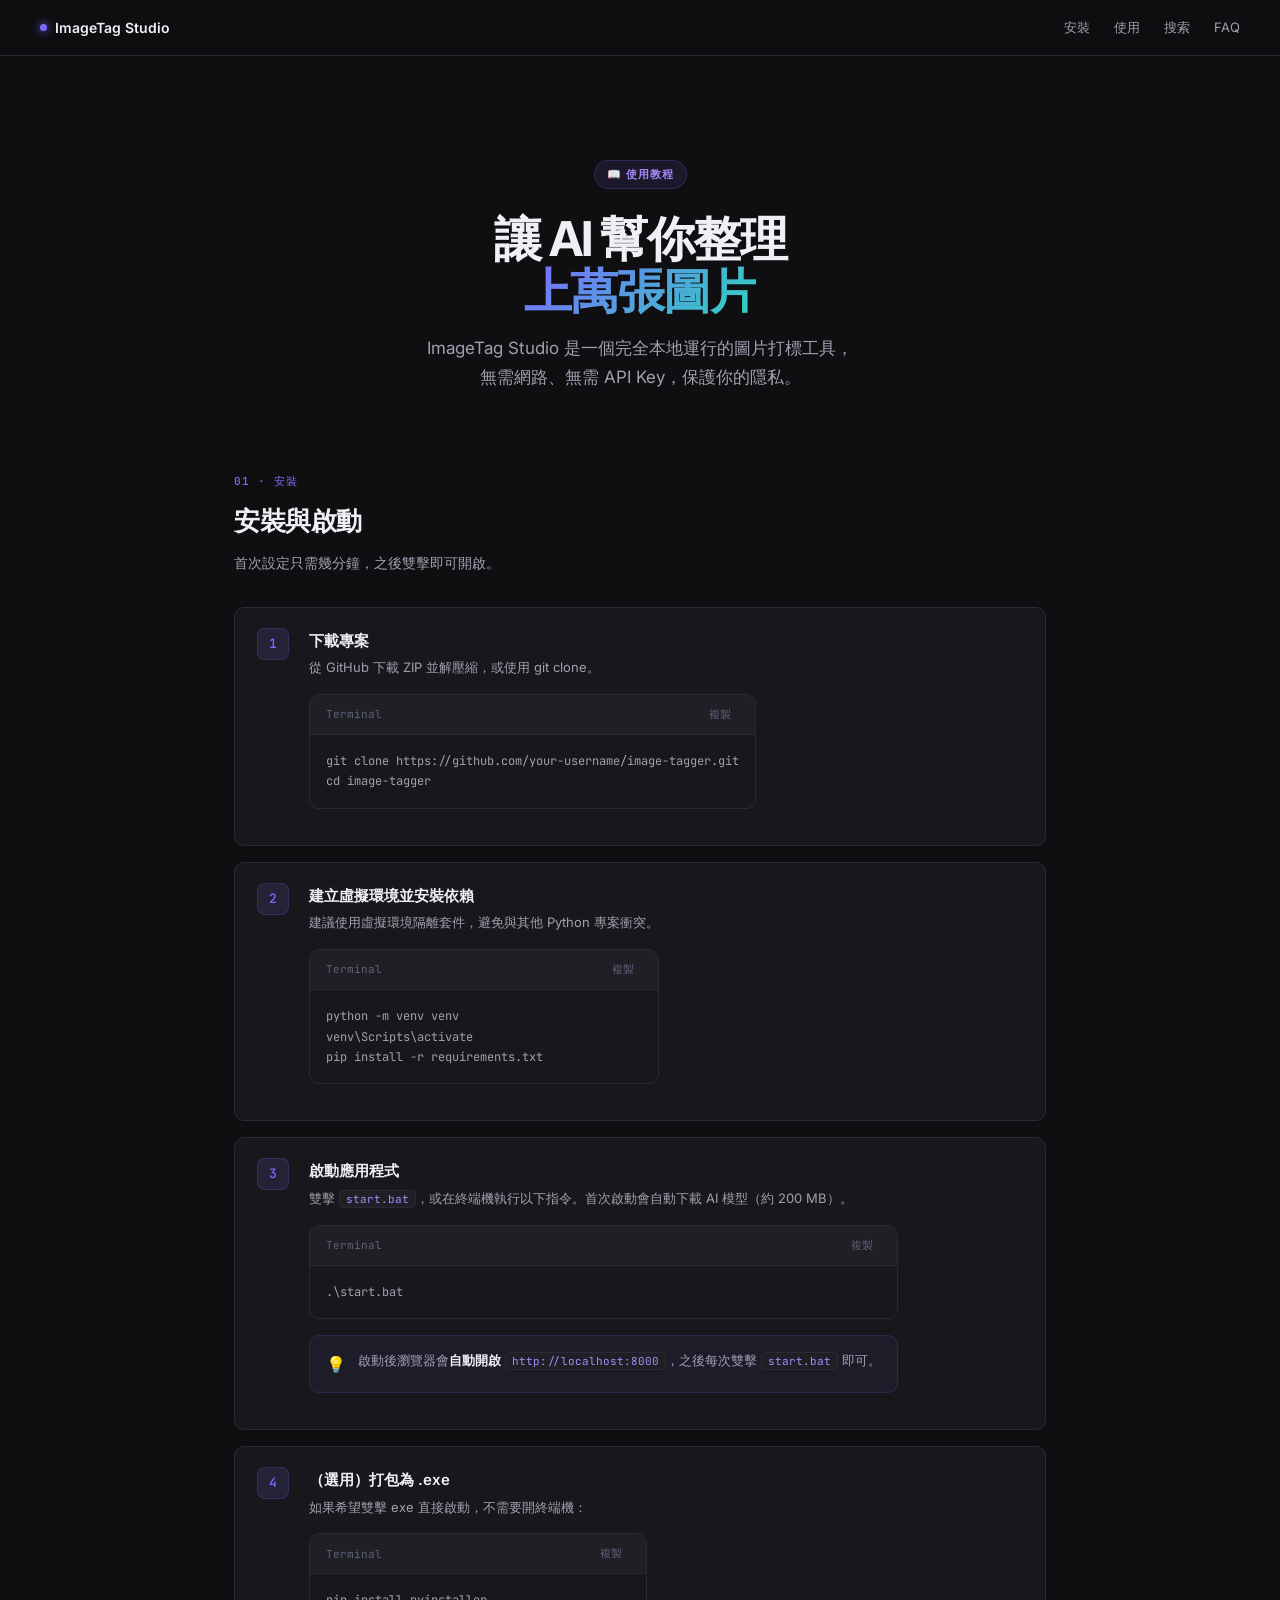
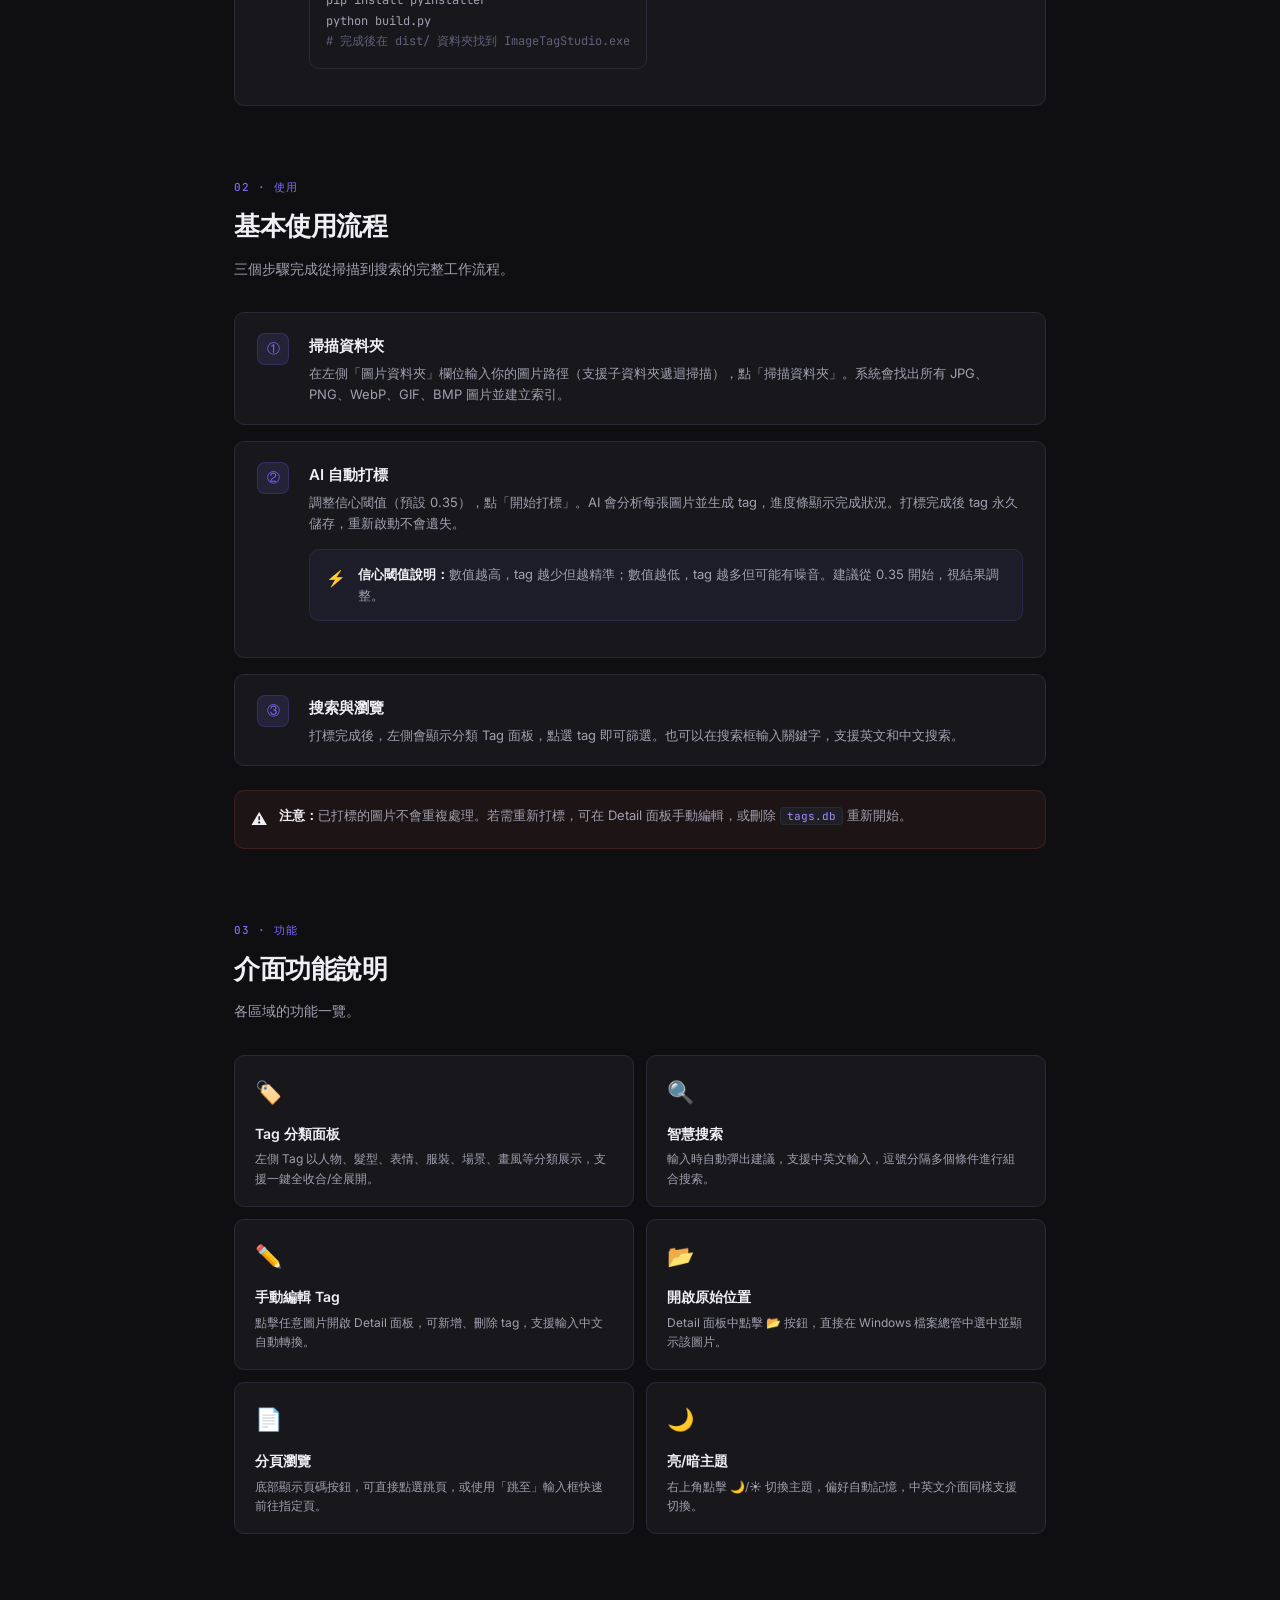
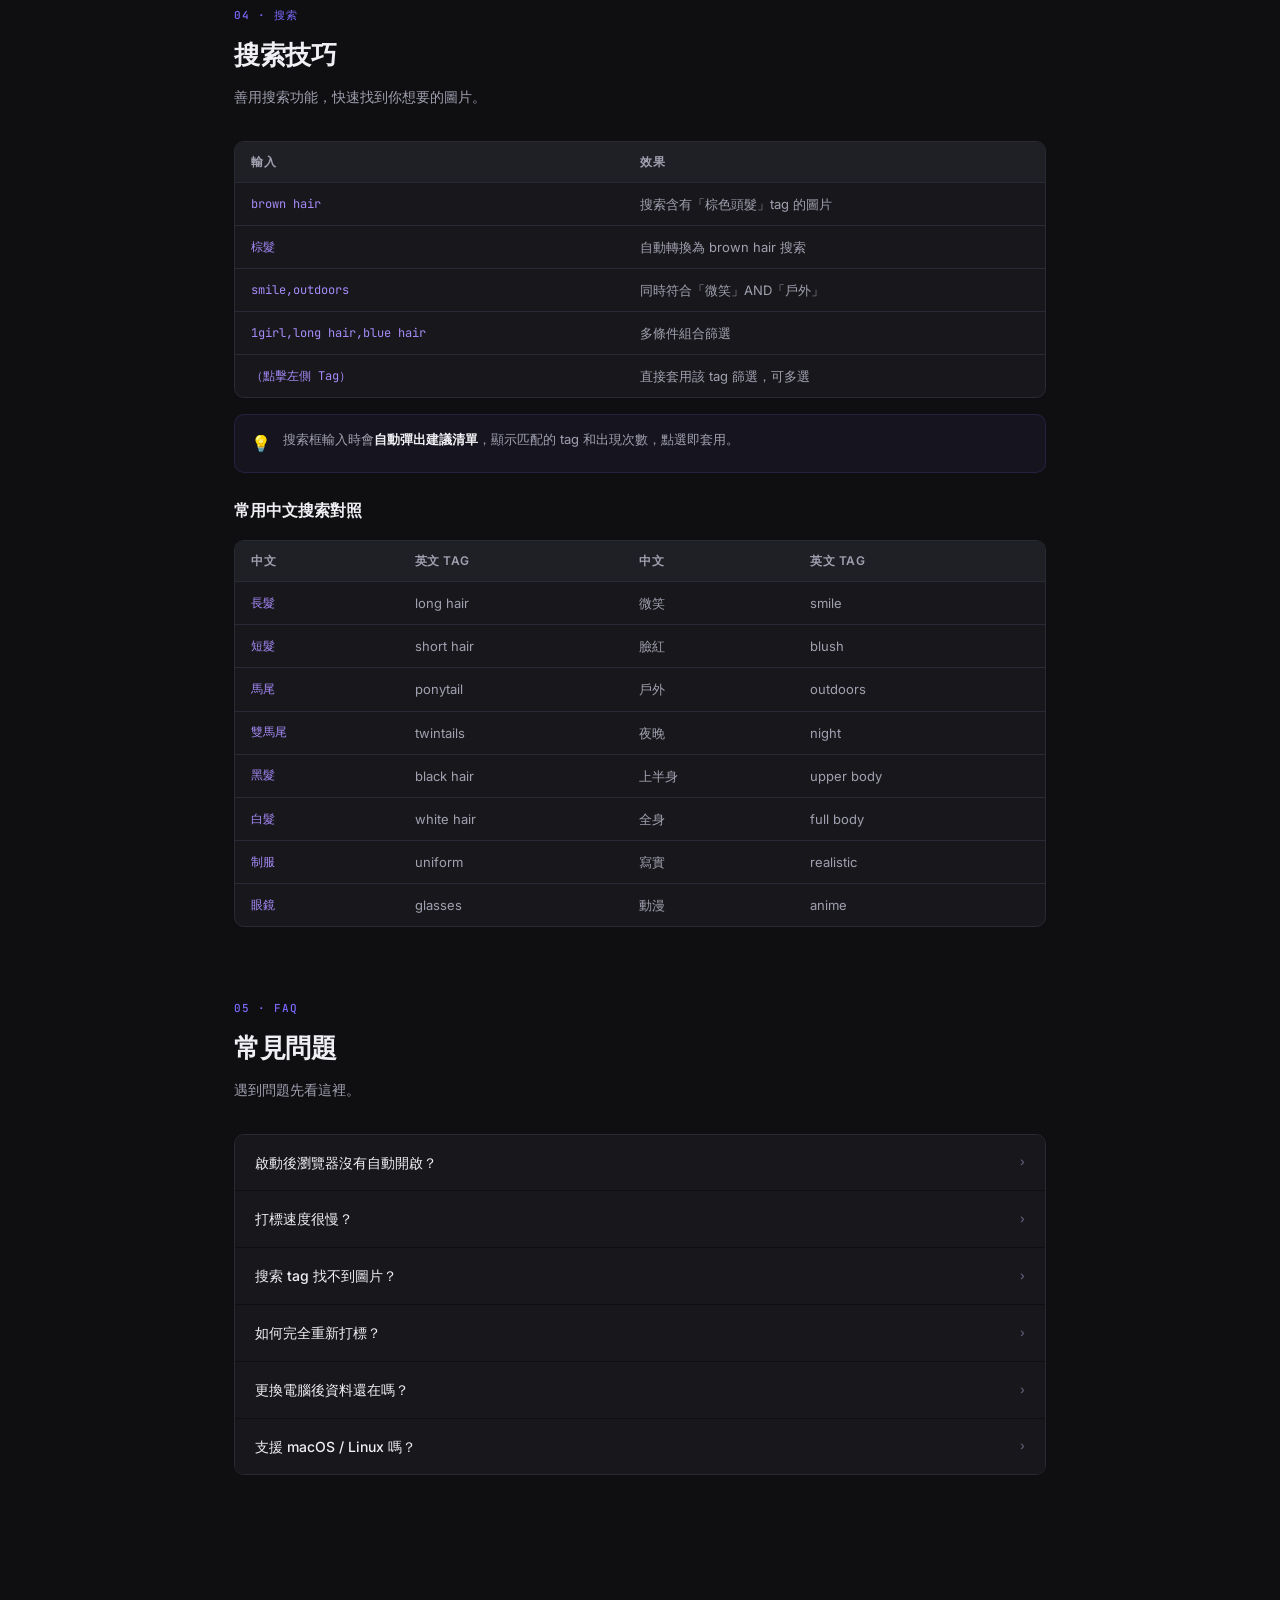
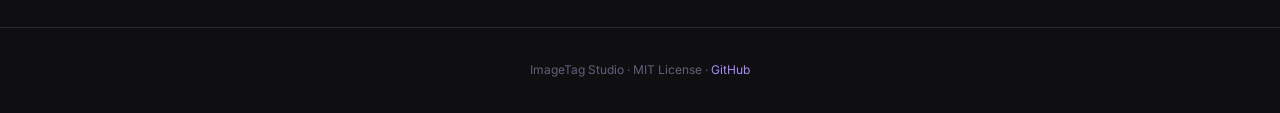
<file: docs/guide.html>
<!DOCTYPE html>
<html lang="zh-TW">
<head>
<meta charset="UTF-8">
<meta name="viewport" content="width=device-width, initial-scale=1.0">
<title>ImageTag Studio · 使用教程</title>
<link href="https://fonts.googleapis.com/css2?family=Inter:wght@300;400;500;600;700&family=JetBrains+Mono:wght@400;500&display=swap" rel="stylesheet">
<style>
:root{
  --bg:#0f0f12;--surface:#18181c;--surface2:#1f1f26;--border:#2a2a36;
  --accent:#7c6aff;--accent2:#a78bfa;--teal:#2dd4bf;
  --text:#f0f0f4;--text2:#a0a0b0;--text3:#60607a;
  --red:#ff6b6b;--radius:10px;
}
*,*::before,*::after{box-sizing:border-box;margin:0;padding:0;}
html{scroll-behavior:smooth;}
body{font-family:'Inter',sans-serif;background:var(--bg);color:var(--text);line-height:1.7;font-size:15px;}

/* Nav */
nav{
  position:fixed;top:0;left:0;right:0;z-index:100;
  background:rgba(15,15,18,0.85);backdrop-filter:blur(12px);
  border-bottom:1px solid var(--border);
  display:flex;align-items:center;padding:0 40px;height:56px;gap:32px;
}
.nav-logo{font-size:14px;font-weight:600;display:flex;align-items:center;gap:8px;color:var(--text);text-decoration:none;}
.nav-dot{width:7px;height:7px;border-radius:50%;background:var(--accent);box-shadow:0 0 8px var(--accent);}
.nav-links{display:flex;gap:24px;margin-left:auto;}
.nav-links a{font-size:13px;color:var(--text2);text-decoration:none;transition:color 0.15s;}
.nav-links a:hover{color:var(--text);}

/* Layout */
.container{max-width:860px;margin:0 auto;padding:100px 24px 80px;}

/* Hero */
.hero{text-align:center;padding:60px 0 80px;}
.hero-badge{
  display:inline-flex;align-items:center;gap:6px;
  font-size:11px;font-weight:600;letter-spacing:1px;text-transform:uppercase;
  color:var(--accent2);background:rgba(124,106,255,0.1);
  border:1px solid rgba(124,106,255,0.2);border-radius:20px;
  padding:4px 12px;margin-bottom:24px;
}
.hero h1{font-size:48px;font-weight:700;letter-spacing:-1.5px;line-height:1.1;margin-bottom:16px;}
.hero h1 span{
  background:linear-gradient(135deg,var(--accent),var(--teal));
  -webkit-background-clip:text;-webkit-text-fill-color:transparent;
}
.hero p{font-size:17px;color:var(--text2);max-width:520px;margin:0 auto;}

/* Section */
section{margin-bottom:72px;}
.section-num{
  font-family:'JetBrains Mono',monospace;font-size:11px;
  color:var(--accent);font-weight:500;letter-spacing:1px;
  margin-bottom:8px;display:block;
}
h2{font-size:26px;font-weight:600;letter-spacing:-0.5px;margin-bottom:8px;}
.section-desc{color:var(--text2);margin-bottom:32px;font-size:14px;}

/* Steps */
.steps{display:flex;flex-direction:column;gap:16px;}
.step{
  display:flex;gap:20px;align-items:flex-start;
  background:var(--surface);border:1px solid var(--border);
  border-radius:var(--radius);padding:20px 22px;
  transition:border-color 0.2s;
}
.step:hover{border-color:rgba(124,106,255,0.3);}
.step-num{
  width:32px;height:32px;border-radius:8px;
  background:rgba(124,106,255,0.12);border:1px solid rgba(124,106,255,0.2);
  color:var(--accent);font-family:'JetBrains Mono',monospace;font-size:13px;font-weight:500;
  display:flex;align-items:center;justify-content:center;flex-shrink:0;
}
.step-content h3{font-size:15px;font-weight:600;margin-bottom:4px;}
.step-content p{font-size:13px;color:var(--text2);line-height:1.6;}

/* Code block */
.code-block{
  background:var(--surface);border:1px solid var(--border);
  border-radius:var(--radius);overflow:hidden;margin:16px 0;
}
.code-header{
  display:flex;align-items:center;justify-content:space-between;
  padding:10px 16px;border-bottom:1px solid var(--border);
  background:var(--surface2);
}
.code-label{font-size:11px;color:var(--text3);font-family:'JetBrains Mono',monospace;}
.copy-btn{
  font-size:11px;color:var(--text3);background:none;border:none;
  cursor:pointer;padding:2px 8px;border-radius:4px;transition:all 0.15s;
}
.copy-btn:hover{background:var(--surface);color:var(--text);}
pre{padding:16px;font-family:'JetBrains Mono',monospace;font-size:12px;
  line-height:1.7;overflow-x:auto;color:var(--text2);}
pre .c{color:var(--text3);}
pre .k{color:var(--accent2);}
pre .s{color:var(--teal);}

/* Feature grid */
.feature-grid{display:grid;grid-template-columns:1fr 1fr;gap:12px;}
.feature-card{
  background:var(--surface);border:1px solid var(--border);
  border-radius:var(--radius);padding:18px 20px;
  transition:border-color 0.2s;
}
.feature-card:hover{border-color:rgba(124,106,255,0.3);}
.feature-icon{font-size:22px;margin-bottom:10px;}
.feature-card h3{font-size:14px;font-weight:600;margin-bottom:4px;}
.feature-card p{font-size:12px;color:var(--text2);line-height:1.6;}

/* Table */
.table-wrap{background:var(--surface);border:1px solid var(--border);border-radius:var(--radius);overflow:hidden;margin:16px 0;}
table{width:100%;border-collapse:collapse;}
thead tr{background:var(--surface2);}
th{padding:10px 16px;text-align:left;font-size:12px;font-weight:600;color:var(--text2);letter-spacing:0.5px;text-transform:uppercase;}
td{padding:10px 16px;font-size:13px;color:var(--text2);border-top:1px solid var(--border);}
td:first-child{font-family:'JetBrains Mono',monospace;color:var(--accent2);font-size:12px;}
tr:hover td{background:var(--surface2);}

/* Tips */
.tip{
  display:flex;gap:12px;align-items:flex-start;
  background:rgba(124,106,255,0.06);border:1px solid rgba(124,106,255,0.15);
  border-radius:var(--radius);padding:14px 16px;margin:16px 0;
}
.tip-icon{font-size:16px;flex-shrink:0;margin-top:1px;}
.tip p{font-size:13px;color:var(--text2);line-height:1.6;}
.tip strong{color:var(--text);}

.warn{
  background:rgba(255,107,107,0.06);border-color:rgba(255,107,107,0.15);
}
.warn .tip-icon{filter:none;}

/* FAQ */
.faq{display:flex;flex-direction:column;gap:1px;border:1px solid var(--border);border-radius:var(--radius);overflow:hidden;}
.faq-item{background:var(--surface);}
.faq-q{
  padding:16px 20px;font-size:14px;font-weight:500;cursor:pointer;
  display:flex;justify-content:space-between;align-items:center;
  transition:background 0.15s;user-select:none;
}
.faq-q:hover{background:var(--surface2);}
.faq-arrow{color:var(--text3);transition:transform 0.2s;font-size:12px;}
.faq-item.open .faq-arrow{transform:rotate(90deg);}
.faq-a{font-size:13px;color:var(--text2);line-height:1.7;
  max-height:0;overflow:hidden;transition:max-height 0.3s ease,padding 0.3s;}
.faq-item.open .faq-a{max-height:300px;padding:0 20px 16px;}

/* Footer */
footer{border-top:1px solid var(--border);padding:32px 0;text-align:center;color:var(--text3);font-size:12px;}
footer a{color:var(--accent2);text-decoration:none;}

/* Inline code */
code{
  font-family:'JetBrains Mono',monospace;font-size:11px;
  background:var(--surface2);border:1px solid var(--border);
  border-radius:4px;padding:1px 6px;color:var(--accent2);
}

@media(max-width:640px){
  .feature-grid{grid-template-columns:1fr;}
  .hero h1{font-size:32px;}
  nav{padding:0 20px;}
  .container{padding:80px 16px 60px;}
}
</style>
</head>
<body>

<nav>
  <a class="nav-logo" href="#">
    <div class="nav-dot"></div>
    ImageTag Studio
  </a>
  <div class="nav-links">
    <a href="#install">安裝</a>
    <a href="#usage">使用</a>
    <a href="#search">搜索</a>
    <a href="#faq">FAQ</a>
  </div>
</nav>

<div class="container">

  <!-- Hero -->
  <div class="hero">
    <div class="hero-badge">📖 使用教程</div>
    <h1>讓 AI 幫你整理<br><span>上萬張圖片</span></h1>
    <p>ImageTag Studio 是一個完全本地運行的圖片打標工具，<br>無需網路、無需 API Key，保護你的隱私。</p>
  </div>

  <!-- Install -->
  <section id="install">
    <span class="section-num">01 · 安裝</span>
    <h2>安裝與啟動</h2>
    <p class="section-desc">首次設定只需幾分鐘，之後雙擊即可開啟。</p>

    <div class="steps">
      <div class="step">
        <div class="step-num">1</div>
        <div class="step-content">
          <h3>下載專案</h3>
          <p>從 GitHub 下載 ZIP 並解壓縮，或使用 git clone。</p>
          <div class="code-block">
            <div class="code-header"><span class="code-label">Terminal</span><button class="copy-btn" onclick="copyCode(this)">複製</button></div>
            <pre>git clone https://github.com/your-username/image-tagger.git
cd image-tagger</pre>
          </div>
        </div>
      </div>

      <div class="step">
        <div class="step-num">2</div>
        <div class="step-content">
          <h3>建立虛擬環境並安裝依賴</h3>
          <p>建議使用虛擬環境隔離套件，避免與其他 Python 專案衝突。</p>
          <div class="code-block">
            <div class="code-header"><span class="code-label">Terminal</span><button class="copy-btn" onclick="copyCode(this)">複製</button></div>
            <pre>python -m venv venv
venv\Scripts\activate
pip install -r requirements.txt</pre>
          </div>
        </div>
      </div>

      <div class="step">
        <div class="step-num">3</div>
        <div class="step-content">
          <h3>啟動應用程式</h3>
          <p>雙擊 <code>start.bat</code>，或在終端機執行以下指令。首次啟動會自動下載 AI 模型（約 200 MB）。</p>
          <div class="code-block">
            <div class="code-header"><span class="code-label">Terminal</span><button class="copy-btn" onclick="copyCode(this)">複製</button></div>
            <pre>.\start.bat</pre>
          </div>
          <div class="tip" style="margin-top:12px">
            <span class="tip-icon">💡</span>
            <p>啟動後瀏覽器會<strong>自動開啟</strong> <code>http://localhost:8000</code>，之後每次雙擊 <code>start.bat</code> 即可。</p>
          </div>
        </div>
      </div>

      <div class="step">
        <div class="step-num">4</div>
        <div class="step-content">
          <h3>（選用）打包為 .exe</h3>
          <p>如果希望雙擊 exe 直接啟動，不需要開終端機：</p>
          <div class="code-block">
            <div class="code-header"><span class="code-label">Terminal</span><button class="copy-btn" onclick="copyCode(this)">複製</button></div>
            <pre>pip install pyinstaller
python build.py
<span class="c"># 完成後在 dist/ 資料夾找到 ImageTagStudio.exe</span></pre>
          </div>
        </div>
      </div>
    </div>
  </section>

  <!-- Usage -->
  <section id="usage">
    <span class="section-num">02 · 使用</span>
    <h2>基本使用流程</h2>
    <p class="section-desc">三個步驟完成從掃描到搜索的完整工作流程。</p>

    <div class="steps">
      <div class="step">
        <div class="step-num">①</div>
        <div class="step-content">
          <h3>掃描資料夾</h3>
          <p>在左側「圖片資料夾」欄位輸入你的圖片路徑（支援子資料夾遞迴掃描），點「掃描資料夾」。系統會找出所有 JPG、PNG、WebP、GIF、BMP 圖片並建立索引。</p>
        </div>
      </div>
      <div class="step">
        <div class="step-num">②</div>
        <div class="step-content">
          <h3>AI 自動打標</h3>
          <p>調整信心閾值（預設 0.35），點「開始打標」。AI 會分析每張圖片並生成 tag，進度條顯示完成狀況。打標完成後 tag 永久儲存，重新啟動不會遺失。</p>
          <div class="tip">
            <span class="tip-icon">⚡</span>
            <p><strong>信心閾值說明：</strong>數值越高，tag 越少但越精準；數值越低，tag 越多但可能有噪音。建議從 0.35 開始，視結果調整。</p>
          </div>
        </div>
      </div>
      <div class="step">
        <div class="step-num">③</div>
        <div class="step-content">
          <h3>搜索與瀏覽</h3>
          <p>打標完成後，左側會顯示分類 Tag 面板，點選 tag 即可篩選。也可以在搜索框輸入關鍵字，支援英文和中文搜索。</p>
        </div>
      </div>
    </div>

    <div class="tip warn" style="margin-top:24px">
      <span class="tip-icon">⚠️</span>
      <p><strong>注意：</strong>已打標的圖片不會重複處理。若需重新打標，可在 Detail 面板手動編輯，或刪除 <code>tags.db</code> 重新開始。</p>
    </div>
  </section>

  <!-- Features -->
  <section id="features">
    <span class="section-num">03 · 功能</span>
    <h2>介面功能說明</h2>
    <p class="section-desc">各區域的功能一覽。</p>

    <div class="feature-grid">
      <div class="feature-card">
        <div class="feature-icon">🏷️</div>
        <h3>Tag 分類面板</h3>
        <p>左側 Tag 以人物、髮型、表情、服裝、場景、畫風等分類展示，支援一鍵全收合/全展開。</p>
      </div>
      <div class="feature-card">
        <div class="feature-icon">🔍</div>
        <h3>智慧搜索</h3>
        <p>輸入時自動彈出建議，支援中英文輸入，逗號分隔多個條件進行組合搜索。</p>
      </div>
      <div class="feature-card">
        <div class="feature-icon">✏️</div>
        <h3>手動編輯 Tag</h3>
        <p>點擊任意圖片開啟 Detail 面板，可新增、刪除 tag，支援輸入中文自動轉換。</p>
      </div>
      <div class="feature-card">
        <div class="feature-icon">📂</div>
        <h3>開啟原始位置</h3>
        <p>Detail 面板中點擊 📂 按鈕，直接在 Windows 檔案總管中選中並顯示該圖片。</p>
      </div>
      <div class="feature-card">
        <div class="feature-icon">📄</div>
        <h3>分頁瀏覽</h3>
        <p>底部顯示頁碼按鈕，可直接點選跳頁，或使用「跳至」輸入框快速前往指定頁。</p>
      </div>
      <div class="feature-card">
        <div class="feature-icon">🌙</div>
        <h3>亮/暗主題</h3>
        <p>右上角點擊 🌙/☀️ 切換主題，偏好自動記憶，中英文介面同樣支援切換。</p>
      </div>
    </div>
  </section>

  <!-- Search -->
  <section id="search">
    <span class="section-num">04 · 搜索</span>
    <h2>搜索技巧</h2>
    <p class="section-desc">善用搜索功能，快速找到你想要的圖片。</p>

    <div class="table-wrap">
      <table>
        <thead><tr><th>輸入</th><th>效果</th></tr></thead>
        <tbody>
          <tr><td>brown hair</td><td>搜索含有「棕色頭髮」tag 的圖片</td></tr>
          <tr><td>棕髮</td><td>自動轉換為 brown hair 搜索</td></tr>
          <tr><td>smile,outdoors</td><td>同時符合「微笑」AND「戶外」</td></tr>
          <tr><td>1girl,long hair,blue hair</td><td>多條件組合篩選</td></tr>
          <tr><td>（點擊左側 Tag）</td><td>直接套用該 tag 篩選，可多選</td></tr>
        </tbody>
      </table>
    </div>

    <div class="tip">
      <span class="tip-icon">💡</span>
      <p>搜索框輸入時會<strong>自動彈出建議清單</strong>，顯示匹配的 tag 和出現次數，點選即套用。</p>
    </div>

    <h3 style="margin:24px 0 12px;font-size:16px;">常用中文搜索對照</h3>
    <div class="table-wrap">
      <table>
        <thead><tr><th>中文</th><th>英文 tag</th><th>中文</th><th>英文 tag</th></tr></thead>
        <tbody>
          <tr><td>長髮</td><td>long hair</td><td>微笑</td><td>smile</td></tr>
          <tr><td>短髮</td><td>short hair</td><td>臉紅</td><td>blush</td></tr>
          <tr><td>馬尾</td><td>ponytail</td><td>戶外</td><td>outdoors</td></tr>
          <tr><td>雙馬尾</td><td>twintails</td><td>夜晚</td><td>night</td></tr>
          <tr><td>黑髮</td><td>black hair</td><td>上半身</td><td>upper body</td></tr>
          <tr><td>白髮</td><td>white hair</td><td>全身</td><td>full body</td></tr>
          <tr><td>制服</td><td>uniform</td><td>寫實</td><td>realistic</td></tr>
          <tr><td>眼鏡</td><td>glasses</td><td>動漫</td><td>anime</td></tr>
        </tbody>
      </table>
    </div>
  </section>

  <!-- FAQ -->
  <section id="faq">
    <span class="section-num">05 · FAQ</span>
    <h2>常見問題</h2>
    <p class="section-desc">遇到問題先看這裡。</p>

    <div class="faq">
      <div class="faq-item">
        <div class="faq-q" onclick="toggleFaq(this)">
          啟動後瀏覽器沒有自動開啟？
          <span class="faq-arrow">›</span>
        </div>
        <div class="faq-a">手動開啟瀏覽器並輸入 <code>http://localhost:8000</code>。如果顯示無法連線，請確認終端機視窗中伺服器是否已成功啟動（看到「WD-Tagger 模型載入完成」字樣）。</div>
      </div>
      <div class="faq-item">
        <div class="faq-q" onclick="toggleFaq(this)">
          打標速度很慢？
          <span class="faq-arrow">›</span>
        </div>
        <div class="faq-a">目前使用 CPU 模式。若有 NVIDIA GPU，可安裝 CUDA 12.x 並重新安裝 onnxruntime-gpu，速度可提升 10-20 倍。詳見 README.md 的 GPU 加速說明。</div>
      </div>
      <div class="faq-item">
        <div class="faq-q" onclick="toggleFaq(this)">
          搜索 tag 找不到圖片？
          <span class="faq-arrow">›</span>
        </div>
        <div class="faq-a">確認圖片已完成打標（左側顯示「未標記 0」）。若仍無法搜索，執行 <code>python fix_tags.py</code> 修復資料庫格式，再重啟應用程式。</div>
      </div>
      <div class="faq-item">
        <div class="faq-q" onclick="toggleFaq(this)">
          如何完全重新打標？
          <span class="faq-arrow">›</span>
        </div>
        <div class="faq-a">刪除 <code>tags.db</code> 和 <code>thumbnails/</code> 資料夾，重新啟動後掃描資料夾，再點「開始打標」即可。</div>
      </div>
      <div class="faq-item">
        <div class="faq-q" onclick="toggleFaq(this)">
          更換電腦後資料還在嗎？
          <span class="faq-arrow">›</span>
        </div>
        <div class="faq-a">所有 tag 資料儲存在 <code>tags.db</code>，將整個 image-tagger 資料夾複製到新電腦即可，圖片路徑需相同才能正常顯示縮圖。</div>
      </div>
      <div class="faq-item">
        <div class="faq-q" onclick="toggleFaq(this)">
          支援 macOS / Linux 嗎？
          <span class="faq-arrow">›</span>
        </div>
        <div class="faq-a">後端程式碼理論上跨平台，但「在檔案總管中顯示」功能僅支援 Windows。macOS / Linux 用戶需將 <code>start.bat</code> 改為對應的 shell script。</div>
      </div>
    </div>
  </section>

</div>

<footer>
  <p>ImageTag Studio · MIT License · <a href="https://github.com/your-username/image-tagger">GitHub</a></p>
</footer>

<script>
function toggleFaq(el){
  const item=el.parentElement;
  item.classList.toggle('open');
}
function copyCode(btn){
  const pre=btn.closest('.code-block').querySelector('pre');
  navigator.clipboard.writeText(pre.innerText).then(()=>{
    btn.textContent='已複製！';
    setTimeout(()=>btn.textContent='複製',2000);
  });
}
</script>
</body>
</html>
</file>
